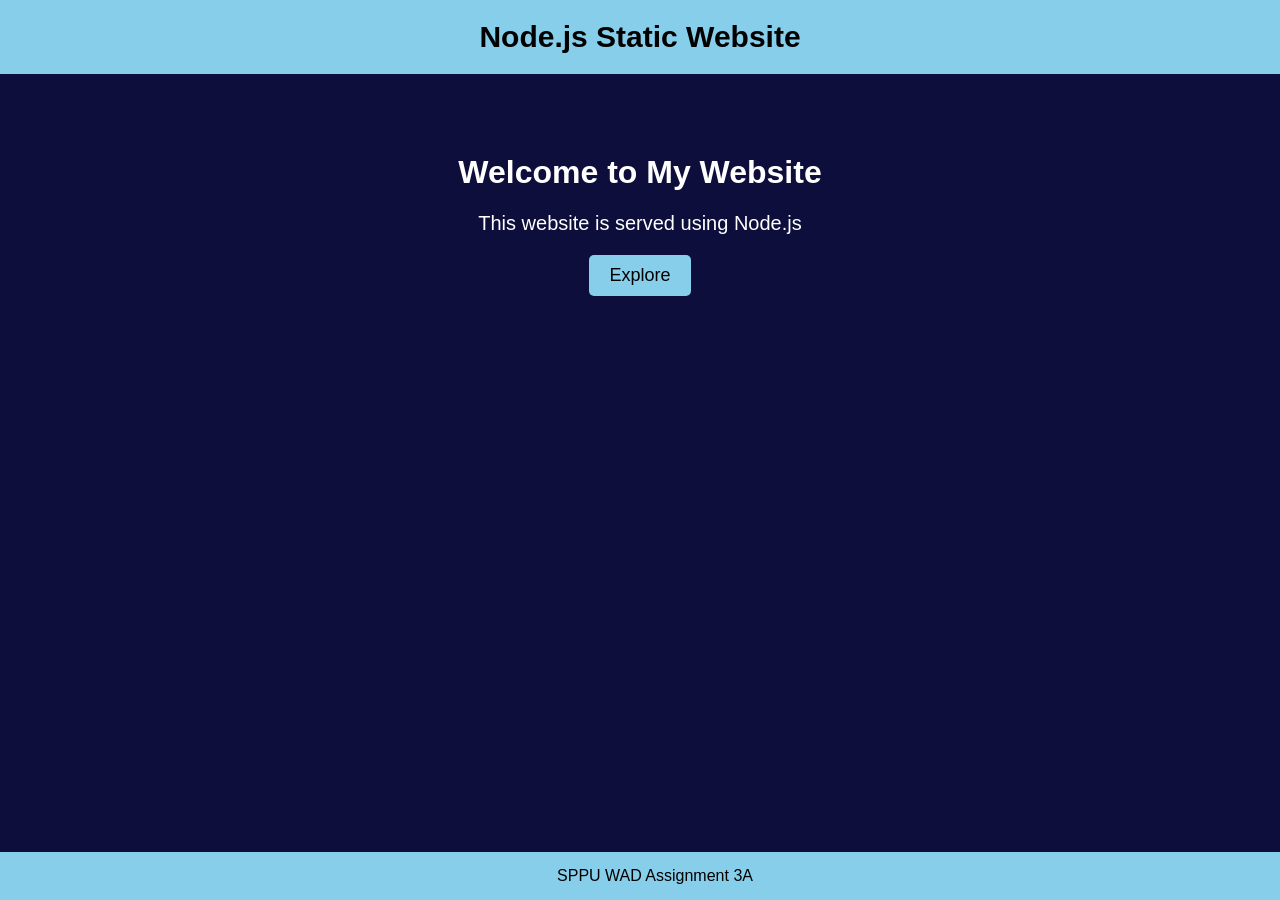
<file: WAD_LAB/3_A/index.html>
<!DOCTYPE html>
<html>

<head>

    <title>Node.js Static Website</title>

    <style>

        body{
            margin:0;
            font-family:Arial;
            background-color:#f2f2f2;
            text-align:center;
            background-color:#0d0e3b;
        }

        header{
            background-color:skyblue;
            padding:20px;
            font-size:30px;
            font-weight:bold;
        }

        .content{
            margin-top:80px;
        }

        h1{
            color:white;
        }

        p{
            font-size:20px;
            color:white;
        }

        button{
            padding:10px 20px;
            font-size:18px;
            background-color:skyblue;
            border:none;
            border-radius:5px;
            cursor:pointer;
        }

        footer{
            background-color:skyblue;
            padding:15px;
            position:fixed;
            bottom:0;
            width:100%;
        }

    </style>

</head>

<body>

    <header>
        Node.js Static Website
    </header>

    <div class="content">

        <h1>Welcome to My Website</h1>

        <p>This website is served using Node.js</p>

        <button onclick="alert('Create your own content...!')">Explore</button>

    </div>

    <footer>
        SPPU WAD Assignment 3A
    </footer>

</body>

</html>
</file>
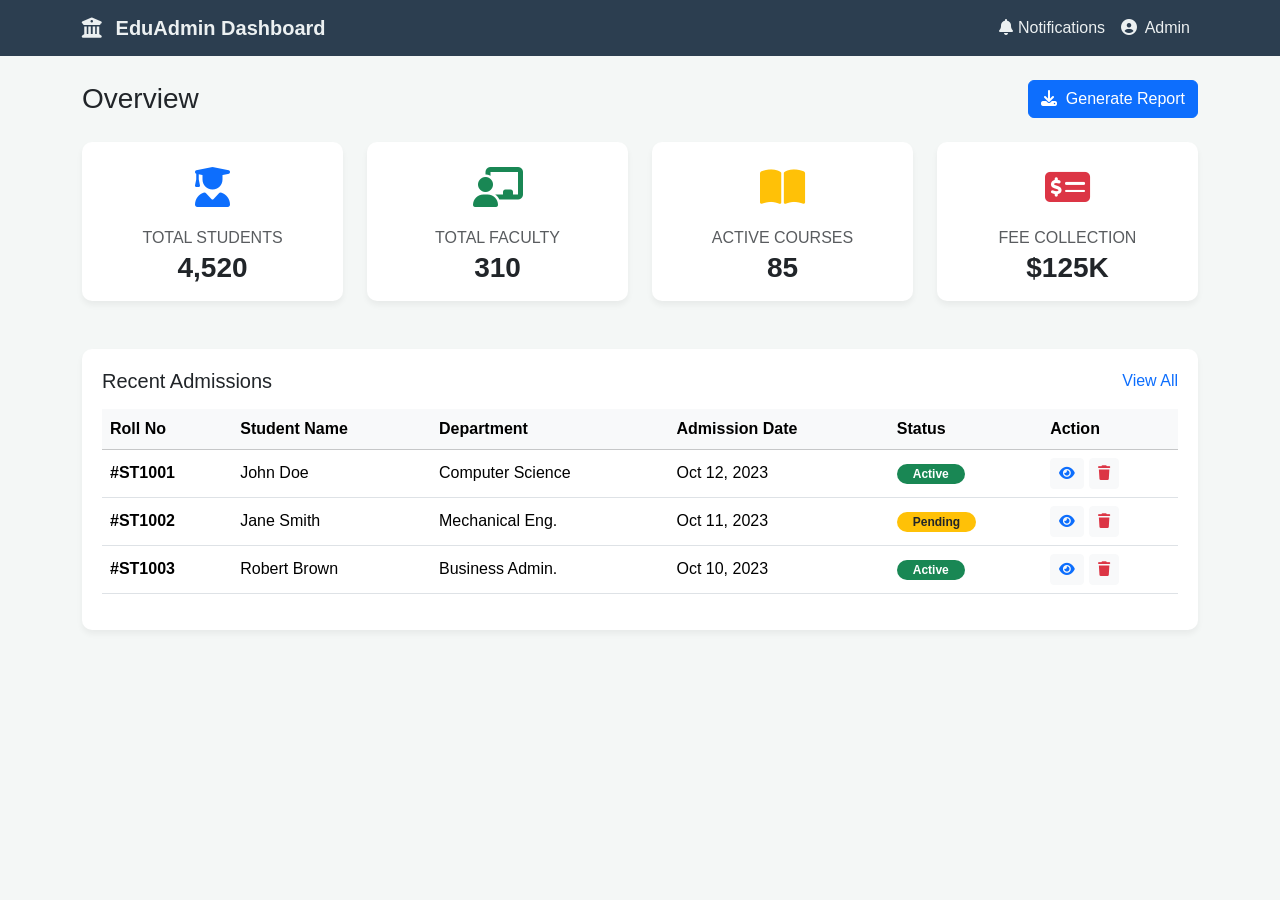
<file: WAD_LAB/1_A/Bootstrap_collegeAdmin-1.html>
<!DOCTYPE html>
<html lang="en">
<head>
    <meta charset="UTF-8">
    <meta name="viewport" content="width=device-width, initial-scale=1.0">
    <title>College Admin Dashboard</title>
    <!-- Bootstrap 5 CSS -->
    <link href="https://cdn.jsdelivr.net/npm/bootstrap@5.3.0/dist/css/bootstrap.min.css" rel="stylesheet">
    <!-- FontAwesome for Icons -->
    <link rel="stylesheet" href="https://cdnjs.cloudflare.com/ajax/libs/font-awesome/6.4.0/css/all.min.css">
    
    <style>
        body {
            background-color: #f4f7f6;
            font-family: 'Segoe UI', Tahoma, Geneva, Verdana, sans-serif;
        }
        
        /* Navbar styling */
        .navbar {
            background-color: #2c3e50;
        }
        .navbar-brand, .nav-link {
            color: #ecf0f1 !important;
        }
        
        /* Card styling */
        .card {
            border: none;
            border-radius: 10px;
            box-shadow: 0 4px 6px rgba(0,0,0,0.05);
            transition: transform 0.3s ease;
        }
        .card:hover {
            transform: translateY(-5px);
        }
        .icon-box {
            font-size: 2.5rem;
            margin-bottom: 10px;
        }
        
        /* Table container styling */
        .table-container {
            background: white;
            padding: 20px;
            border-radius: 10px;
            box-shadow: 0 4px 6px rgba(0,0,0,0.05);
        }
    </style>
</head>
<body>

    <!-- Top Navigation -->
    <nav class="navbar navbar-expand-lg mb-4">
        <div class="container">
            <a class="navbar-brand fw-bold" href="#">
                <i class="fas fa-university me-2"></i> EduAdmin Dashboard
            </a>
            <button class="navbar-toggler" type="button" data-bs-toggle="collapse" data-bs-target="#navbarNav">
                <span class="navbar-toggler-icon" style="filter: invert(1);"></span>
            </button>
            <div class="collapse navbar-collapse" id="navbarNav">
                <ul class="navbar-nav ms-auto">
                    <li class="nav-item">
                        <a class="nav-link" href="#"><i class="fas fa-bell"></i> Notifications</a>
                    </li>
                    <li class="nav-item">
                        <a class="nav-link" href="#"><i class="fas fa-user-circle me-1"></i> Admin</a>
                    </li>
                </ul>
            </div>
        </div>
    </nav>

    <!-- Main Content -->
    <div class="container">
        <div class="d-flex justify-content-between align-items-center mb-4">
            <h3 class="text-dark m-0">Overview</h3>
            <button class="btn btn-primary"><i class="fas fa-download me-1"></i> Generate Report</button>
        </div>
        
        <!-- KPI Cards -->
        <div class="row g-4 mb-5">
            <div class="col-md-3 col-sm-6">
                <div class="card p-3 text-center">
                    <div class="icon-box text-primary"><i class="fas fa-user-graduate"></i></div>
                    <h6 class="text-muted text-uppercase mb-1">Total Students</h6>
                    <h3 class="fw-bold m-0">4,520</h3>
                </div>
            </div>
            <div class="col-md-3 col-sm-6">
                <div class="card p-3 text-center">
                    <div class="icon-box text-success"><i class="fas fa-chalkboard-teacher"></i></div>
                    <h6 class="text-muted text-uppercase mb-1">Total Faculty</h6>
                    <h3 class="fw-bold m-0">310</h3>
                </div>
            </div>
            <div class="col-md-3 col-sm-6">
                <div class="card p-3 text-center">
                    <div class="icon-box text-warning"><i class="fas fa-book-open"></i></div>
                    <h6 class="text-muted text-uppercase mb-1">Active Courses</h6>
                    <h3 class="fw-bold m-0">85</h3>
                </div>
            </div>
            <div class="col-md-3 col-sm-6">
                <div class="card p-3 text-center">
                    <div class="icon-box text-danger"><i class="fas fa-money-check-alt"></i></div>
                    <h6 class="text-muted text-uppercase mb-1">Fee Collection</h6>
                    <h3 class="fw-bold m-0">$125K</h3>
                </div>
            </div>
        </div>

        <!-- Recent Enrollments Table -->
        <div class="row">
            <div class="col-12">
                <div class="table-container">
                    <div class="d-flex justify-content-between align-items-center mb-3">
                        <h5 class="m-0">Recent Admissions</h5>
                        <a href="#" class="text-decoration-none">View All</a>
                    </div>
                    <div class="table-responsive">
                        <table class="table table-hover align-middle">
                            <thead class="table-light">
                                <tr>
                                    <th>Roll No</th>
                                    <th>Student Name</th>
                                    <th>Department</th>
                                    <th>Admission Date</th>
                                    <th>Status</th>
                                    <th>Action</th>
                                </tr>
                            </thead>
                            <tbody>
                                <tr>
                                    <td class="fw-bold">#ST1001</td>
                                    <td>John Doe</td>
                                    <td>Computer Science</td>
                                    <td>Oct 12, 2023</td>
                                    <td><span class="badge bg-success rounded-pill px-3">Active</span></td>
                                    <td>
                                        <button class="btn btn-sm btn-light text-primary"><i class="fas fa-eye"></i></button>
                                        <button class="btn btn-sm btn-light text-danger"><i class="fas fa-trash"></i></button>
                                    </td>
                                </tr>
                                <tr>
                                    <td class="fw-bold">#ST1002</td>
                                    <td>Jane Smith</td>
                                    <td>Mechanical Eng.</td>
                                    <td>Oct 11, 2023</td>
                                    <td><span class="badge bg-warning text-dark rounded-pill px-3">Pending</span></td>
                                    <td>
                                        <button class="btn btn-sm btn-light text-primary"><i class="fas fa-eye"></i></button>
                                        <button class="btn btn-sm btn-light text-danger"><i class="fas fa-trash"></i></button>
                                    </td>
                                </tr>
                                <tr>
                                    <td class="fw-bold">#ST1003</td>
                                    <td>Robert Brown</td>
                                    <td>Business Admin.</td>
                                    <td>Oct 10, 2023</td>
                                    <td><span class="badge bg-success rounded-pill px-3">Active</span></td>
                                    <td>
                                        <button class="btn btn-sm btn-light text-primary"><i class="fas fa-eye"></i></button>
                                        <button class="btn btn-sm btn-light text-danger"><i class="fas fa-trash"></i></button>
                                    </td>
                                </tr>
                            </tbody>
                        </table>
                    </div>
                </div>
            </div>
        </div>
    </div>

    <!-- Bootstrap 5 JS -->
    <script src="https://cdn.jsdelivr.net/npm/bootstrap@5.3.0/dist/js/bootstrap.bundle.min.js"></script>
</body>
</html>
</file>
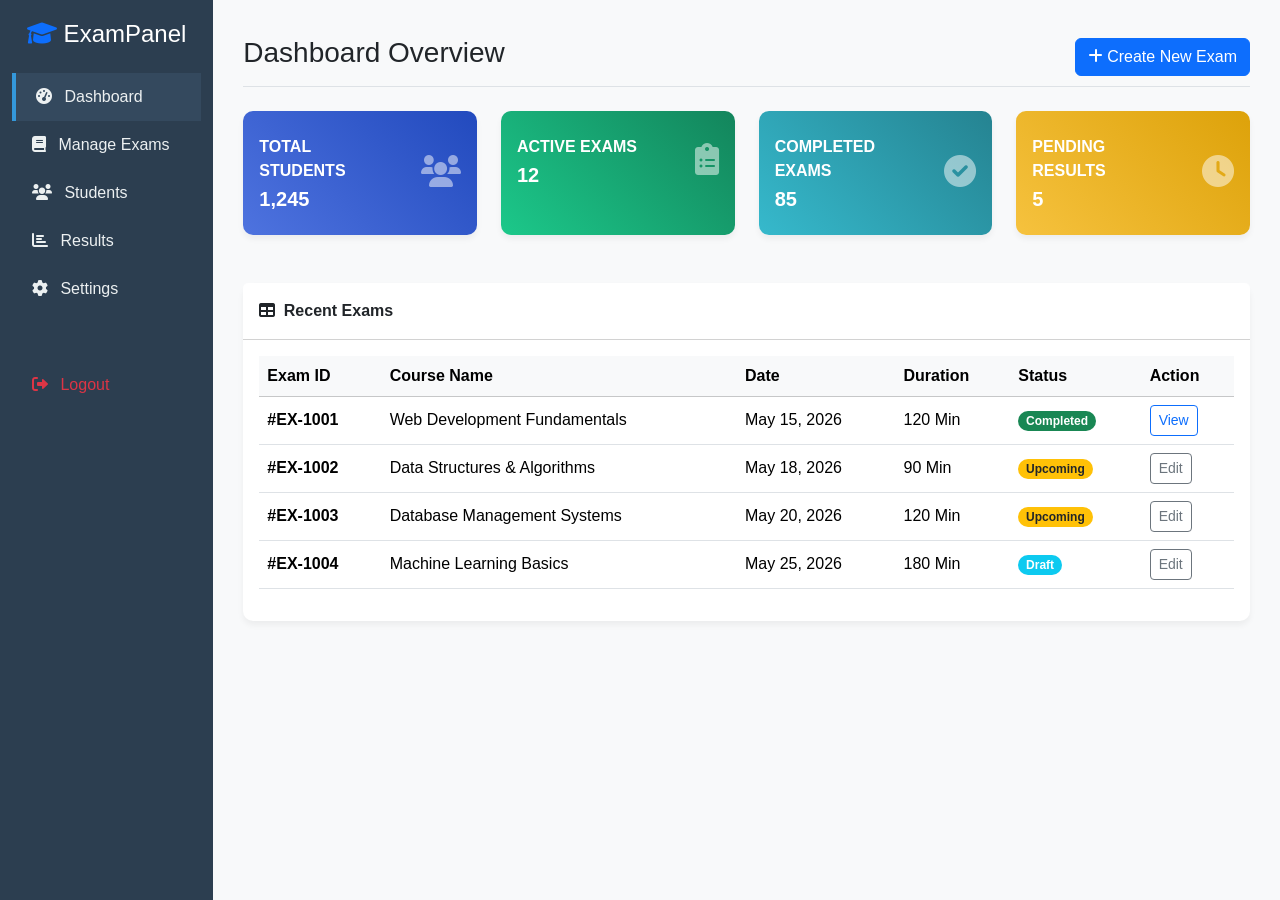
<file: WAD_LAB/1_A/Bootstrap_ExamAdmin-1.html>
<!DOCTYPE html>
<html lang="en">
<head>
    <meta charset="UTF-8">
    <meta name="viewport" content="width=device-width, initial-scale=1.0">
    <title>Exam Admin Dashboard</title>
    <!-- Bootstrap 5 CSS -->
    <link href="https://cdn.jsdelivr.net/npm/bootstrap@5.3.0/dist/css/bootstrap.min.css" rel="stylesheet">
    <!-- Font Awesome for Icons -->
    <link rel="stylesheet" href="https://cdnjs.cloudflare.com/ajax/libs/font-awesome/6.0.0/css/all.min.css">
    <style>
        body {
            background-color: #f8f9fa;
            font-family: 'Segoe UI', Tahoma, Geneva, Verdana, sans-serif;
        }
        /* Sidebar Styling */
        .sidebar {
            height: 100vh;
            background-color: #2c3e50;
            color: white;
            padding-top: 20px;
            position: fixed;
        }
        .sidebar a {
            color: #ecf0f1;
            text-decoration: none;
            padding: 12px 20px;
            display: block;
            transition: 0.3s;
        }
        .sidebar a:hover, .sidebar a.active {
            background-color: #34495e;
            border-left: 4px solid #3498db;
        }
        /* Main Content Styling */
        .main-content {
            margin-left: 16.666667%; /* Offset for col-md-2 */
            padding: 20px 30px;
        }
        @media (max-width: 768px) {
            .sidebar { position: static; height: auto; }
            .main-content { margin-left: 0; }
        }
        /* Cards Styling */
        .card {
            border: none;
            border-radius: 10px;
            box-shadow: 0 4px 6px rgba(0,0,0,0.05);
            transition: transform 0.2s;
        }
        .card:hover {
            transform: translateY(-5px);
        }
        /* Gradient Backgrounds */
        .bg-gradient-primary { background: linear-gradient(45deg, #4e73df, #224abe); color: white; }
        .bg-gradient-success { background: linear-gradient(45deg, #1cc88a, #13855c); color: white; }
        .bg-gradient-info { background: linear-gradient(45deg, #36b9cc, #258391); color: white; }
        .bg-gradient-warning { background: linear-gradient(45deg, #f6c23e, #dda20a); color: white; }
        
        .opacity-50 { opacity: 0.5; }
    </style>
</head>
<body>

<div class="container-fluid">
    <div class="row">
        <!-- Sidebar Navigation -->
        <nav class="col-md-2 d-none d-md-block sidebar">
            <div class="text-center mb-4">
                <h4 class="text-white"><i class="fas fa-graduation-cap text-primary"></i> ExamPanel</h4>
            </div>
            <a href="#" class="active"><i class="fas fa-tachometer-alt me-2"></i> Dashboard</a>
            <a href="#"><i class="fas fa-book me-2"></i> Manage Exams</a>
            <a href="#"><i class="fas fa-users me-2"></i> Students</a>
            <a href="#"><i class="fas fa-chart-bar me-2"></i> Results</a>
            <a href="#"><i class="fas fa-cog me-2"></i> Settings</a>
            <a href="#" class="mt-5 text-danger"><i class="fas fa-sign-out-alt me-2"></i> Logout</a>
        </nav>

        <!-- Main Content Area -->
        <main class="col-md-10 main-content">
            <!-- Header section -->
            <div class="d-flex justify-content-between flex-wrap flex-md-nowrap align-items-center pt-3 pb-2 mb-4 border-bottom">
                <h1 class="h3">Dashboard Overview</h1>
                <div class="btn-toolbar mb-2 mb-md-0">
                    <button type="button" class="btn btn-primary">
                        <i class="fas fa-plus"></i> Create New Exam
                    </button>
                </div>
            </div>

            <!-- KPI Summary Cards -->
            <div class="row mb-4">
                <div class="col-xl-3 col-md-6 mb-4">
                    <div class="card bg-gradient-primary h-100 py-2">
                        <div class="card-body">
                            <div class="row align-items-center">
                                <div class="col">
                                    <div class="text-xs fw-bold text-uppercase mb-1">Total Students</div>
                                    <div class="h5 mb-0 fw-bold">1,245</div>
                                </div>
                                <div class="col-auto">
                                    <i class="fas fa-users fa-2x opacity-50"></i>
                                </div>
                            </div>
                        </div>
                    </div>
                </div>
                
                <div class="col-xl-3 col-md-6 mb-4">
                    <div class="card bg-gradient-success h-100 py-2">
                        <div class="card-body">
                            <div class="row align-items-center">
                                <div class="col">
                                    <div class="text-xs fw-bold text-uppercase mb-1">Active Exams</div>
                                    <div class="h5 mb-0 fw-bold">12</div>
                                </div>
                                <div class="col-auto">
                                    <i class="fas fa-clipboard-list fa-2x opacity-50"></i>
                                </div>
                            </div>
                        </div>
                    </div>
                </div>
                
                <div class="col-xl-3 col-md-6 mb-4">
                    <div class="card bg-gradient-info h-100 py-2">
                        <div class="card-body">
                            <div class="row align-items-center">
                                <div class="col">
                                    <div class="text-xs fw-bold text-uppercase mb-1">Completed Exams</div>
                                    <div class="h5 mb-0 fw-bold">85</div>
                                </div>
                                <div class="col-auto">
                                    <i class="fas fa-check-circle fa-2x opacity-50"></i>
                                </div>
                            </div>
                        </div>
                    </div>
                </div>
                
                <div class="col-xl-3 col-md-6 mb-4">
                    <div class="card bg-gradient-warning h-100 py-2">
                        <div class="card-body">
                            <div class="row align-items-center">
                                <div class="col">
                                    <div class="text-xs fw-bold text-uppercase mb-1">Pending Results</div>
                                    <div class="h5 mb-0 fw-bold">5</div>
                                </div>
                                <div class="col-auto">
                                    <i class="fas fa-clock fa-2x opacity-50"></i>
                                </div>
                            </div>
                        </div>
                    </div>
                </div>
            </div>

            <!-- Recent Exams Data Table -->
            <div class="card mb-4">
                <div class="card-header bg-white fw-bold py-3">
                    <i class="fas fa-table me-1"></i> Recent Exams
                </div>
                <div class="card-body">
                    <div class="table-responsive">
                        <table class="table table-hover align-middle">
                            <thead class="table-light">
                                <tr>
                                    <th>Exam ID</th>
                                    <th>Course Name</th>
                                    <th>Date</th>
                                    <th>Duration</th>
                                    <th>Status</th>
                                    <th>Action</th>
                                </tr>
                            </thead>
                            <tbody>
                                <tr>
                                    <td><span class="fw-bold">#EX-1001</span></td>
                                    <td>Web Development Fundamentals</td>
                                    <td>May 15, 2026</td>
                                    <td>120 Min</td>
                                    <td><span class="badge bg-success rounded-pill">Completed</span></td>
                                    <td><button class="btn btn-sm btn-outline-primary">View</button></td>
                                </tr>
                                <tr>
                                    <td><span class="fw-bold">#EX-1002</span></td>
                                    <td>Data Structures & Algorithms</td>
                                    <td>May 18, 2026</td>
                                    <td>90 Min</td>
                                    <td><span class="badge bg-warning text-dark rounded-pill">Upcoming</span></td>
                                    <td><button class="btn btn-sm btn-outline-secondary">Edit</button></td>
                                </tr>
                                <tr>
                                    <td><span class="fw-bold">#EX-1003</span></td>
                                    <td>Database Management Systems</td>
                                    <td>May 20, 2026</td>
                                    <td>120 Min</td>
                                    <td><span class="badge bg-warning text-dark rounded-pill">Upcoming</span></td>
                                    <td><button class="btn btn-sm btn-outline-secondary">Edit</button></td>
                                </tr>
                                <tr>
                                    <td><span class="fw-bold">#EX-1004</span></td>
                                    <td>Machine Learning Basics</td>
                                    <td>May 25, 2026</td>
                                    <td>180 Min</td>
                                    <td><span class="badge bg-info rounded-pill">Draft</span></td>
                                    <td><button class="btn btn-sm btn-outline-secondary">Edit</button></td>
                                </tr>
                            </tbody>
                        </table>
                    </div>
                </div>
            </div>
        </main>
    </div>
</div>

<!-- Bootstrap 5 JS Bundle -->
<script src="https://cdn.jsdelivr.net/npm/bootstrap@5.3.0/dist/js/bootstrap.bundle.min.js"></script>
</body>
</html>
</file>
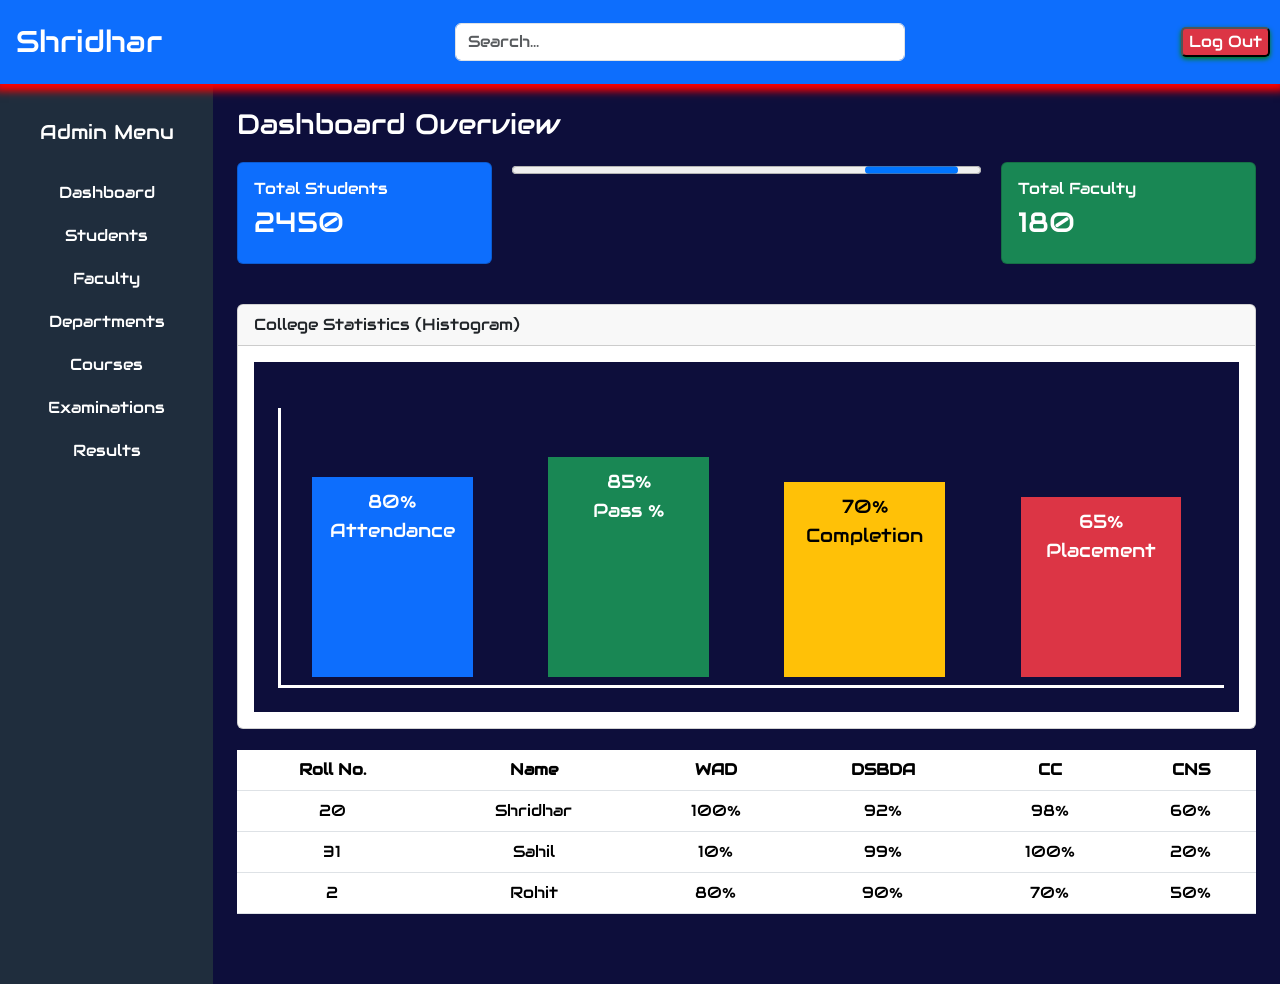
<file: WAD_LAB/1_A/Bootstrap_Student-1.html>
<!DOCTYPE html>
<html lang="en">
<head>
    <meta charset="UTF-8">
    <title>College Admin Dashboard</title>
    <meta name="viewport" content="width=device-width, initial-scale=1">

    <link href="https://cdn.jsdelivr.net/npm/bootstrap@5.3.2/dist/css/bootstrap.min.css" rel="stylesheet">
    <link rel="stylesheet" href="https://fonts.googleapis.com/css?family=Audiowide">
    <style>
    body{
        background-color: #0d0e3b;
        font-family: "Audiowide", sans-serif;
    }

        .sidebar {
            background-color: #1f2d3d;
        }
        .sidebar a {
            color: white;
            padding: 5%;
            display: block;
            text-decoration: none;
        }
        .sidebar a:hover {
            background-color: #32465a;
        }

        .histogram {
            min-height: 350px;
            display: flex;
            align-items: flex-end;
            justify-content: space-around;
            padding: 20px;
            background-color: #0d0e3b;
            
        }

        .histogram::before {
        content: "";
        position: absolute;
        left: 40px;
        bottom: 40px;
        width: 3px;
        height: 280px;
        background-color: white;
        }


        .histogram::after {
            content: "";
            position: absolute;
            left: 40px;
            bottom: 40px;
            width: 93%;
            height: 3px;
            background-color: white;
        }

    .bar {

    width: 17%;
    background-color: #0d6efd;
    color: white;
    font-size: larger;
    position: relative;
    text-align:center;
    padding: 10px;
    margin-bottom: 15px;


    }

        .bar span {
        position: absolute;
        top: -30px;
        color: white;
        font-weight: bold;
    }

        .navbar {
            background-color: #0d6efd;
            color: white;
            display: flex;
            justify-content: space-between;
            align-items: center;
            position: sticky;
            z-index: 1000;
            box-shadow: 0px 2px 8px 5px red;
        }

        .mb-0
        {
            font-size: 30px;
            cursor: pointer;
        }

        .logout button {
            background-color: #dc3545;
            color: white;
            margin-right: 10px;
            border-radius: 5px;
            cursor: pointer ;
            box-shadow: 0px 2px 5px green;
        }
        .logout button:hover {
            background-color:green;
            box-shadow: 0px 3px 5px red;
            font-weight: bold;
            transform: scale(1.1);
        }
        .logout button:active {
            background-color: black;
        }

        .col-md-9
        {  
            color: white;
        }

        .row-mt-4
        {
            display: flex;
            gap: 20px;
            margin-top: 20px;
        }
        
        .table
        {

            text-align: center;
            width: 100%;
            margin-top: 2%;
        }

       tr:hover
        {
            font-weight: bold;
        }

        /* Responsive Fixes */

body{
    overflow-x:hidden;
}

.sidebar{
    min-height:100vh;
}

.search-bar input{
    width:450px;
}

.histogram{
    flex-wrap:wrap;
    justify-content:space-around;
}

.bar{
    min-width:50px;
}




.table{
    overflow-x:auto;
}

@media(max-width:768px)
{

    .histogram{
        min-height: auto;
        padding-bottom: 40px;
    }


    .navbar{
        flex-direction:column;
        gap:10px;
        padding:10px;
        text-align:center;
    }

    .search-bar{
        width:100%;
    }

    .search-bar input{
        width:100%;
    }

    .sidebar{
        min-height:auto;
        text-align:center;
    }

    .row-mt-4{
        flex-direction:column;
    }


    .table{
        display:block;
        overflow-x:auto;
        white-space:nowrap;
    }
}
        
    </style>
</head>

<body>

<!-- Header -->
 <div class="navbar">
<div class="bg-primary text-white p-3">
    <a href="Assig_1.html" class="text-white text-decoration-none">
        <h2 class="mb-0">Shridhar</h2>
    </a>
</div>
<div class="search-bar">
    <center>
        <input type="text" class="form-control" placeholder="Search..." >
    </center>
</div>
<div class="logout">
    <a href="\LogIn.html">
    <button>Log Out</button>
    </a>
</div>
</div>

<div class="container-fluid">
    <div class="row">

        <!-- Sidebar -->
        <div class="col-md-3 col-lg-2 sidebar">
            <h5 class="text-white text-center mt-3" style="padding: 20px;">Admin Menu</h5>
            <a href="#" class="text-center">Dashboard</a>
            <a href="#" class="text-center">Students</a>
            <a href="#" class="text-center">Faculty</a>
            <a href="#" class="text-center">Departments</a>
            <a href="#" class="text-center">Courses</a>
            <a href="#" class="text-center">Examinations</a>
            <a href="#" class="text-center">Results</a>
        </div>

        <!-- Main Content -->
        <div class="col-md-9 col-lg-10 p-4">

            <h3>Dashboard Overview</h3>

            <!-- Statistic Cards -->
            <div class="row-mt-4">
                <div class="col-md-3 mb-3">
                    <div class="card bg-primary text-white">
                        <div class="card-body">
                            <h6>Total Students</h6>
                            <h3>2450</h3>
                        </div>
                    </div>
                </div>
                <progress style="width: 100%;"></progress>
                <div class="col-md-3 mb-3">
                    <div class="card bg-success text-white">
                        <div class="card-body">
                            <h6>Total Faculty</h6>
                            <h3>180</h3>
                        </div>
                    </div>
                </div>
            </div>

            <!-- Histogram Section -->
            <div class="card mt-4">
                <div class="card-header">
                    College Statistics (Histogram)
                </div>
                <div class="card-body">

                
                    <div class="histogram">
                        <div class="bar" style="height: 200px;">
                            80%
                            <p>Attendance</p>
                        </div>

                        <div class="bar bg-success" style="height: 220px;">
                            85%
                            <p>Pass %</p>
                        </div>

                        <div class="bar bg-warning" style="height: 195px;color:black;">
                            70%
                            <p>Completion</p>
                        </div>

                        <div class="bar bg-danger" style="height: 180px;">
                            65%
                            <p>Placement</p>
                        </div>
                    </div>

                </div>
            </div>

        <div class="table-responsive"></div>  
            <table class="table">
                
            <thead>
            
                <tr>
                    <th>Roll No.</th>
                    <th>Name</th>
                    <th>WAD</th>
                    <th>DSBDA</th>
                    <th>CC</th>
                    <th>CNS</th>
                </tr>
            </thead>
            <tbody>
                <tr>
                    <td>20</td>
                    <td>Shridhar</td>
                    <td>100%</td>
                    <td>92%</td>
                    <td>98%</td>
                    <td>60%</td>
                </tr>
                <tr>
                    <td>31</td>
                    <td>Sahil</td>
                    <td>10%</td>
                    <td>99%</td>
                    <td>100%</td>
                    <td>20%</td>
                </tr>
                <tr>
                    <td>2</td>
                    <td>Rohit</td>
                    <td>80%</td>
                    <td>90%</td>
                    <td>70%</td>
                    <td>50%</td>
                </tr>
            

            </tbody>

        </table>
        </div>

        </div>
    </div>

</div>

</body>
</html>
</file>
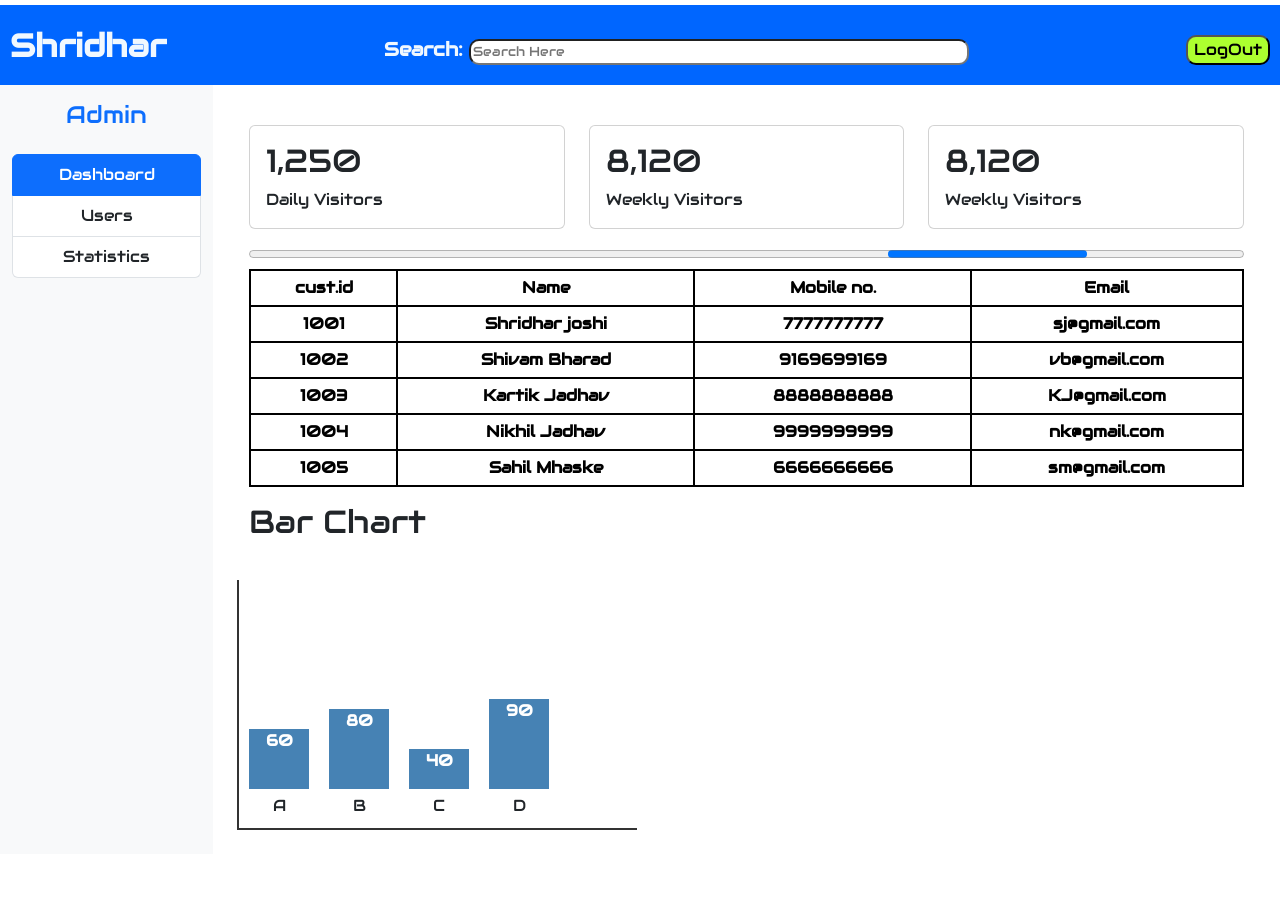
<file: WAD_LAB/1_A/Bootstrap_Student-2.html>
<!DOCTYPE html>
<html lang="en">

<head>
    <meta charset="UTF-8">
    <title>Admin Dashboard Exercise</title>
    
    <link rel="stylesheet" href="https://cdn.jsdelivr.net/npm/bootstrap@5.1.3/dist/css/bootstrap.min.css">
    <link rel="stylesheet" href="https://fonts.googleapis.com/css?family=Audiowide">
</head>
<style>
    body
    {
       font-family: "Audiowide", sans-serif;
    }

    .Main
    {
        margin-top: 5px;
        color: aliceblue;
        padding-top: 10px;
        padding-left:10px;
        padding-right:10px ;
        display: flex;
        height: 80px;
        background-color: rgb(0, 102, 255);
        align-content: center;
        align-items: center;
        justify-content: space-between;
    }

    button
    {
        background-color: greenyellow;
        cursor: pointer;
    }

    button:hover
    {
        background-color: red;
        box-shadow: 0px 2px rgb(121, 3, 231);
        
    }

    button:active
    {
        
    }


    table
    {
        width: 100%;
        height: 50px;
    }
    th
    {
        border: 2px solid black;
        padding: 5px;
        text-align: center;
    }

    .chart-container {
  width: 400px;
  height: 250px;
  border-left: 2px solid #333;
  border-bottom: 2px solid #333;
  display: flex;
  align-items: flex-end;
  gap: 20px;
  padding: 10px;
  margin-top: 30px;
}

.bar {
  width: 60px;
  background-color: steelblue;
  text-align: center;
  color: white;
  font-weight: bold;
}

.bar1 { height: 60px; }
.bar2 { height: 80px; }
.bar3 { height: 40px; }
.bar4 { height: 90px; }

.label {
  text-align: center;
  margin-top: 5px;
}

</style>
<body>
        <div class="Main">
        <div class="Left">
            <h2><strong>Shridhar</strong></h2>
        </div>
        <div class="Middle">
            <strong style="font-size: larger;">Search: </strong><input type="text" placeholder="Search Here" style="border-radius: 10px;font-size: smaller; width: 500px;" >
        </div>
        <div class="Right">
            <button style="border-radius: 10px;">LogOut</button>
        </div>
    </div>
    <div class="container-fluid">
        <div class="row">
            <div class="col-2 bg-light">
                <h1 class="h4 py-3 text-center text-primary">
                    <i class="fas fa-ghost mr-2"></i>Admin
                </h1>
                <div class="list-group text-center">
                    <a href="#" class="list-group-item list-group-item-action active">
                        <i class="fas fa-home mr-2"></i>Dashboard
                    </a>
                    <a href="#" class="list-group-item list-group-item-action">
                        <i class="fas fa-users mr-2"></i>Users
                    </a>
                    <a href="#" class="list-group-item list-group-item-action">
                        <i class="fas fa-chart-line mr-2"></i>Statistics
                    </a>
                </div>
            </div>
            <main class="col-10">
                <div class="container-fluid mt-3 p-4">
                    <div class="row">
                        <div class="col">
                            <div class="card mb-3">
                                <div class="card-body">
                                    <div class="card-title h2">1,250</div>
                                    <span class="card-text"><i class="fas fa-chart-line"></i> Daily Visitors</span>
                                </div>
                            </div>
                        </div>
                        <div class="col">
                            <div class="card mb-3">
                                <div class="card-body">
                                    <div class="card-title h2">8,120</div>
                                    <span class="card-text"><i class="fas fa-chart-line"></i> Weekly Visitors</span>
                                </div>
                            </div>
                        </div>
                        <div class="col">
                            <div class="card mb-3">
                                <div class="card-body">
                                    <div class="card-title h2">8,120</div>
                                    <span class="card-text"><i class="fas fa-chart-line"></i> Weekly Visitors</span>
                                </div>
                            </div>
                        </div>
                        <div>
                            <progress style="width: 100%;;"></progress>
                        </div>
                        
                        <div class="table">
                            <table>
                                <tr>
                                    <th>
                                        cust.id
                                    </th>
                                    <th>
                                        Name
                                    </th>
                                    <th>
                                        Mobile no.
                                    </th>
                                    <th>
                                        Email
                                    </th>
                                </tr>
                                <tr>
                                    <th>
                                        1001
                                    </th>
                                    <th>
                                        Shridhar joshi
                                    </th>
                                    <th>
                                        7777777777
                                    </th>
                                    <th>
                                        sj@gmail.com
                                    </th>
                                </tr>
                                                                <tr>
                                    <th>
                                        1002
                                    </th>
                                    <th>
                                        Shivam Bharad
                                    </th>
                                    <th>
                                        9169699169
                                    </th>
                                    <th>
                                        vb@gmail.com
                                    </th>
                                </tr>
                                    <tr>
                                    <th>
                                        1003
                                    </th>
                                    <th>
                                        Kartik Jadhav
                                    </th>
                                    <th>
                                        8888888888
                                    </th>
                                    <th>
                                        KJ@gmail.com
                                    </th>
                                </tr>
                                                                <tr>
                                    <th>
                                        1004
                                    </th>
                                    <th>
                                        Nikhil Jadhav
                                    </th>
                                    <th>
                                        9999999999
                                    </th>
                                    <th>
                                        nk@gmail.com
                                    </th>
                                </tr>
                                                                <tr>
                                    <th>
                                        1005
                                    </th>
                                    <th>
                                        Sahil Mhaske
                                    </th>
                                    <th>
                                        6666666666
                                    </th>
                                    <th>
                                        sm@gmail.com
                                    </th>
                                </tr>
                            </table>

                        </div>



<h2>Bar Chart</h2>

<div class="chart-container">
  <div>
    <div class="bar bar1">60</div>
    <div class="label">A</div>
  </div>
  <div>
    <div class="bar bar2">80</div>
    <div class="label">B</div>
  </div>
  <div>
    <div class="bar bar3">40</div>
    <div class="label">C</div>
  </div>
  <div>
    <div class="bar bar4">90</div>
    <div class="label">D</div>
  </div>
</div>
                        </div>
                    </div>

                </div>
            </main>
        </div>
    </div>


</body>

</html>
</file>
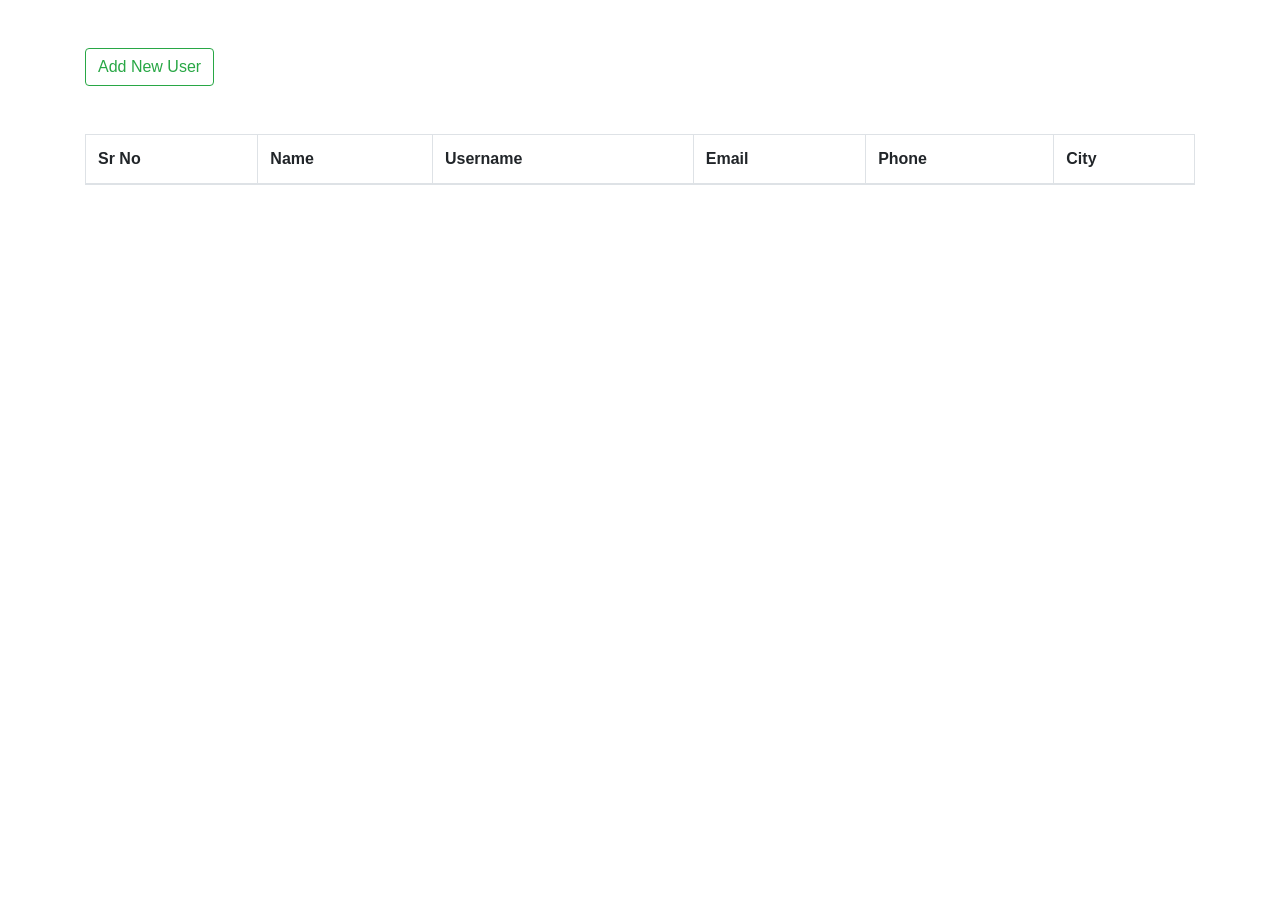
<file: WAD_LAB/1_B/AJAX.html>
<!DOCTYPE html>

<html lang="en">
  <head>
    <meta charset="UTF-8" />
    <meta http-equiv="X-UA-Compatible" content="IE=edge" />
    <meta name="viewport" content="width=device-width, initial-scale=1.0" />
    <title>Assignment 1B</title>
    <link
      rel="stylesheet"
      href="https://cdn.jsdelivr.net/npm/bootstrap@4.6.1/dist/css/bootstrap.min.css"
      integrity="sha384-zCbKRCUGaJDkqS1kPbPd7TveP5iyJE0EjAuZQTgFLD2ylzuqKfdKlfG/eSrtxUkn"
      crossorigin="anonymous"
    />
  </head>

  <body>
    <div class="container">
      <button
        class="btn btn-outline-success mt-5"
        data-toggle="modal"
        data-target="#addNewUser"
      >
        Add New User
      </button>
      <table class="table table-striped table-bordered my-5">
        <thead>
          <tr>
            <th scope="col">Sr No</th>
            <th scope="col">Name</th>
            <th scope="col">Username</th>
            <th scope="col">Email</th>
            <th scope="col">Phone</th>
            <th scope="col">City</th>
          </tr>
        </thead>
        <tbody id="tbody"></tbody>
      </table>

      <div class="modal fade" id="addNewUser">
        <div class="modal-dialog">
          <div class="modal-content">
            <div class="modal-header">
              <h5 class="modal-title" id="exampleModalLabel">Enter details</h5>
              <button
                type="button"
                class="close"
                data-dismiss="modal"
                aria-label="Close"
              >
                <span aria-hidden="true">&times;</span>
              </button>
            </div>
            <div class="modal-body">
              <form>
                <div class="form-group">
                  <label for="email">Email address</label>
                  <input type="email" class="form-control" id="email" />
                </div>
                <div class="form-group">
                  <label for="text">Name</label>
                  <input type="text" class="form-control" id="name" />
                </div>
                <div class="form-group">
                  <label for="text">Username</label>
                  <input type="text" class="form-control" id="username" />
                </div>
                <div class="form-group">
                  <label for="text">City</label>
                  <input type="text" class="form-control" id="city" />
                </div>

                <div class="form-group">
                  <label for="text">phone</label>
                  <input type="text" class="form-control" id="phone" />
                </div>
                <div class="form-group">
                  <label for="password">Password</label>
                  <input type="password" class="form-control" id="password" />
                </div>
                <button
                  type="submit"
                  id="btn"
                  data-dismiss="modal"
                  class="btn btn-primary"
                >
                  Submit
                </button>
              </form>
            </div>
          </div>
        </div>
      </div>
    </div>

    <script src="./main.js"></script>
    <script
      src="https://cdn.jsdelivr.net/npm/jquery@3.5.1/dist/jquery.slim.min.js"
      integrity="sha384-DfXdz2htPH0lsSSs5nCTpuj/zy4C+OGpamoFVy38MVBnE+IbbVYUew+OrCXaRkfj"
      crossorigin="anonymous"
    ></script>
    <script
      src="https://cdn.jsdelivr.net/npm/popper.js@1.16.1/dist/umd/popper.min.js"
      integrity="sha384-9/reFTGAW83EW2RDu2S0VKaIzap3H66lZH81PoYlFhbGU+6BZp6G7niu735Sk7lN"
      crossorigin="anonymous"
    ></script>
    <script
      src="https://cdn.jsdelivr.net/npm/bootstrap@4.6.1/dist/js/bootstrap.min.js"
      integrity="sha384-VHvPCCyXqtD5DqJeNxl2dtTyhF78xXNXdkwX1CZeRusQfRKp+tA7hAShOK/B/fQ2"
      crossorigin="anonymous"
    ></script>
  </body>
</html>
</file>
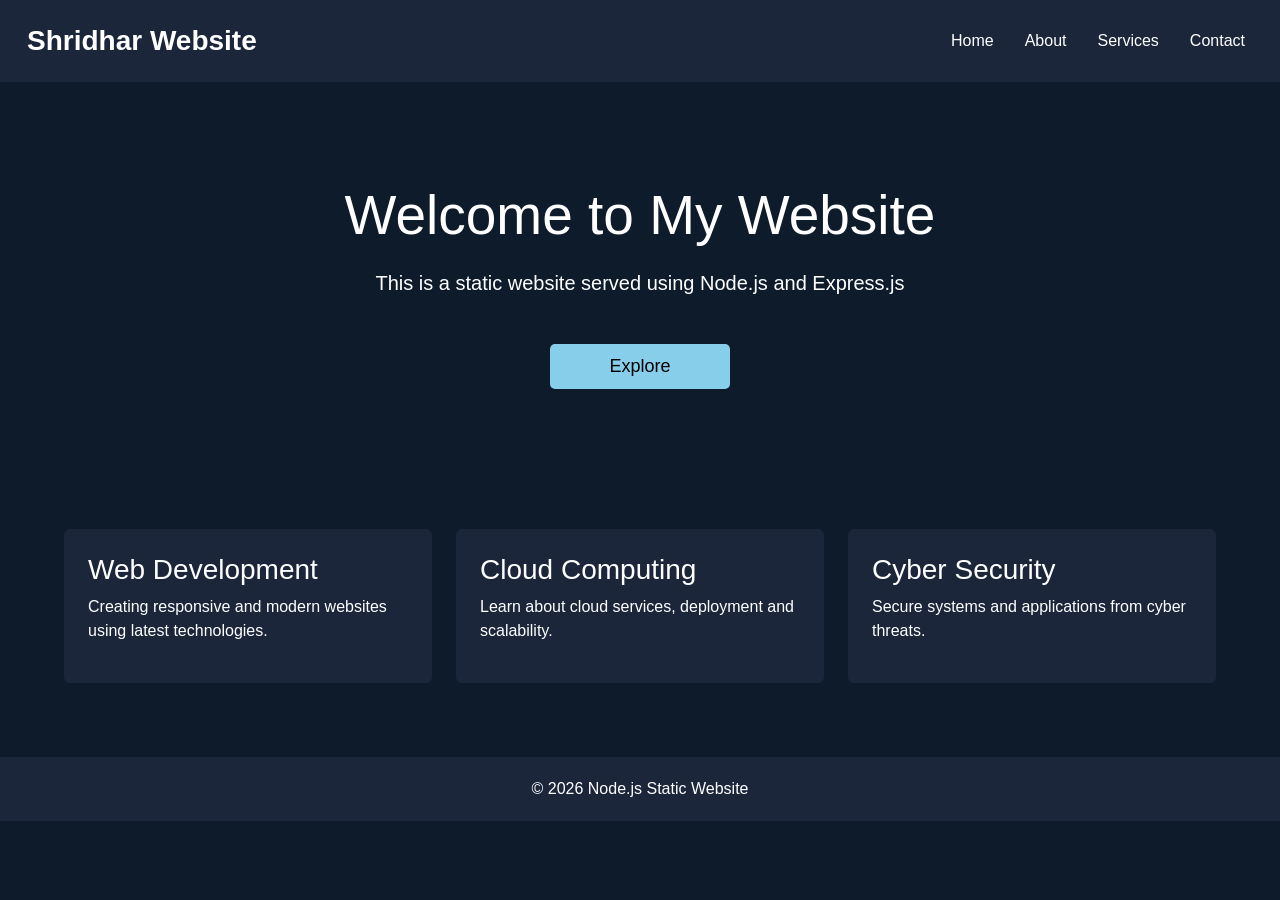
<file: WAD_LAB/3_A/index_2.html>
<!DOCTYPE html>
<html lang="en">

<head>

    <meta charset="UTF-8">

    <meta name="viewport"
    content="width=device-width, initial-scale=1">

    <title>Node.js Static Website</title>

    <!-- Bootstrap CSS -->

    <link href="https://cdn.jsdelivr.net/npm/bootstrap@5.3.2/dist/css/bootstrap.min.css"
    rel="stylesheet">

    <style>

        body{
            margin:0;
            font-family:Arial;
            background-color:#0d1b2a;
            color:white;
        }

        /* Navbar */

        .navbar-custom{
            background-color:#1b263b;
            padding:15px;
        }

        .navbar-brand{
            color:white;
            font-size:28px;
            font-weight:bold;
        }

        .navbar-brand:hover{
            color:skyblue;
        }

        .nav-link{
            color:white;
            margin-left:15px;
        }

        .nav-link:hover{
            color:skyblue;
        }

        /* Hero Section */

        .hero{
            text-align:center;
            padding:100px 20px;
        }

        .hero h1{
            font-size:55px;
        }

        .hero p{
            font-size:20px;
            margin-top:20px;
        }

        .hero button{
            margin-top:30px;
            width:180px;
            height:45px;
            border:none;
            border-radius:5px;
            background-color:skyblue;
            font-size:18px;
        }

        .hero button:hover{
            background-color:white;
        }

        /* Services */

        .services{
            width:90%;
            margin:auto;
            margin-top:40px;
        }

        .card{
            background-color:#1b263b;
            color:white;
            border:none;
            transition:0.3s;
        }

        .card:hover{
            transform:scale(1.05);
        }

        /* Footer */

        .footer{
            background-color:#1b263b;
            text-align:center;
            padding:20px;
            margin-top:50px;
        }

    </style>

</head>

<body>

    <!-- Navbar -->

    <nav class="navbar navbar-expand-lg navbar-custom">

        <div class="container-fluid">

            <a class="navbar-brand" href="#">

                Shridhar Website

            </a>

            <button class="navbar-toggler bg-light"
            type="button"
            data-bs-toggle="collapse"
            data-bs-target="#navbarNav">

                <span class="navbar-toggler-icon"></span>

            </button>

            <div class="collapse navbar-collapse"
            id="navbarNav">

                <ul class="navbar-nav ms-auto">

                    <li class="nav-item">

                        <a class="nav-link" href="#">
                            Home
                        </a>

                    </li>

                    <li class="nav-item">

                        <a class="nav-link" href="#">
                            About
                        </a>

                    </li>

                    <li class="nav-item">

                        <a class="nav-link" href="#">
                            Services
                        </a>

                    </li>

                    <li class="nav-item">

                        <a class="nav-link" href="#">
                            Contact
                        </a>

                    </li>

                </ul>

            </div>

        </div>

    </nav>

    <!-- Hero Section -->

    <div class="hero">

        <h1>Welcome to My Website</h1>

        <p>

            This is a static website served using
            Node.js and Express.js

        </p>

        <button>

            Explore

        </button>

    </div>

    <!-- Services -->

    <div class="services">

        <div class="row">

            <div class="col-md-4 mb-4">

                <div class="card p-4">

                    <h3>Web Development</h3>

                    <p>

                        Creating responsive and modern
                        websites using latest technologies.

                    </p>

                </div>

            </div>

            <div class="col-md-4 mb-4">

                <div class="card p-4">

                    <h3>Cloud Computing</h3>

                    <p>

                        Learn about cloud services,
                        deployment and scalability.

                    </p>

                </div>

            </div>

            <div class="col-md-4 mb-4">

                <div class="card p-4">

                    <h3>Cyber Security</h3>

                    <p>

                        Secure systems and applications
                        from cyber threats.

                    </p>

                </div>

            </div>

        </div>

    </div>

    <!-- Footer -->

    <div class="footer">

        © 2026 Node.js Static Website

    </div>

    <!-- Bootstrap JS -->

    <script src="https://cdn.jsdelivr.net/npm/bootstrap@5.3.2/dist/js/bootstrap.bundle.min.js"></script>

</body>

</html>
</file>
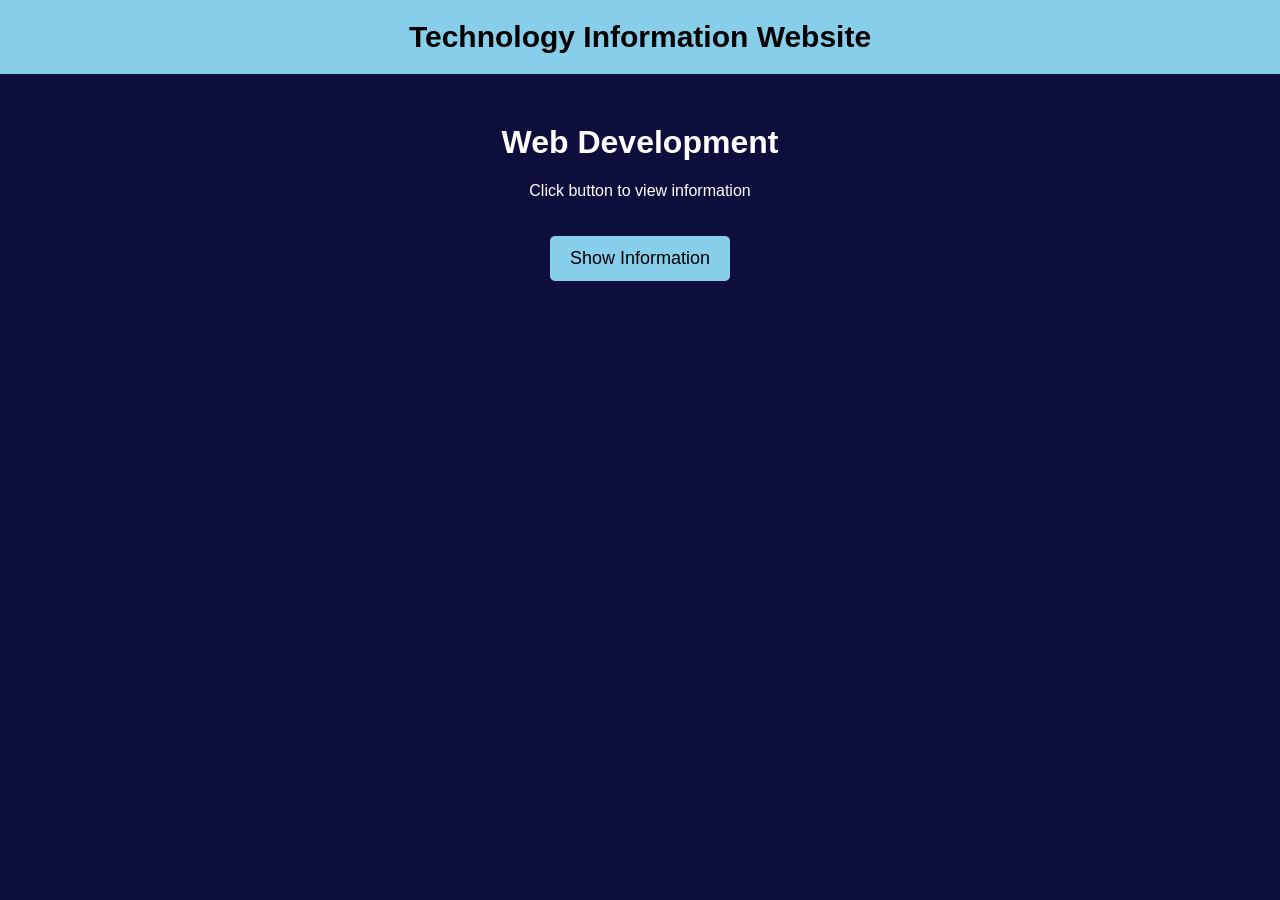
<file: WAD_LAB/4_A/jquery_2.html>
<!DOCTYPE html>
<html>

<head>

    <title>jQuery Information Website</title>

    <meta name="viewport"
    content="width=device-width, initial-scale=1">

    <!-- jQuery CDN -->

    <script src="https://code.jquery.com/jquery-3.7.1.min.js"></script>

    <!-- Internal CSS -->

    <style>

        body{
            margin:0;
            font-family:Arial;
            background-color:#0d0e3b;
            color:white;
            text-align:center;
        }

        .header{
            background-color:skyblue;
            color:black;
            padding:20px;
            font-size:30px;
            font-weight:bold;
        }

        .container{
            margin-top:50px;
        }

        .info-box{
            width:70%;
            margin:auto;
            background-color:#1f2d3d;
            padding:20px;
            border-radius:10px;
            display:none;
        }

        button{
            width:180px;
            height:45px;
            border:none;
            border-radius:5px;
            background-color:skyblue;
            font-size:18px;
            cursor:pointer;
            margin-top:20px;
        }

        button:hover{
            background-color:white;
        }

        @media(max-width:768px)
        {
            .info-box{
                width:90%;
            }
        }

    </style>

</head>

<body>

    <!-- Header -->

    <div class="header">

        Technology Information Website

    </div>

    <!-- Main Content -->

    <div class="container">

        <h1>Web Development</h1>

        <p>
            Click button to view information
        </p>

        <button id="btn">

            Show Information

        </button>

        <br><br>

        <div class="info-box">

            <h2>About Web Development</h2>

            <p>

                Web development is the process of creating
                websites using HTML, CSS, JavaScript and
                frameworks. It includes frontend and backend
                development.

            </p>

        </div>

    </div>

    <!-- jQuery -->

    <script>

        $(document).ready(function(){

            $("#btn").click(function(){

                $(".info-box").slideToggle();

            });

        });

    </script>

</body>

</html>
</file>
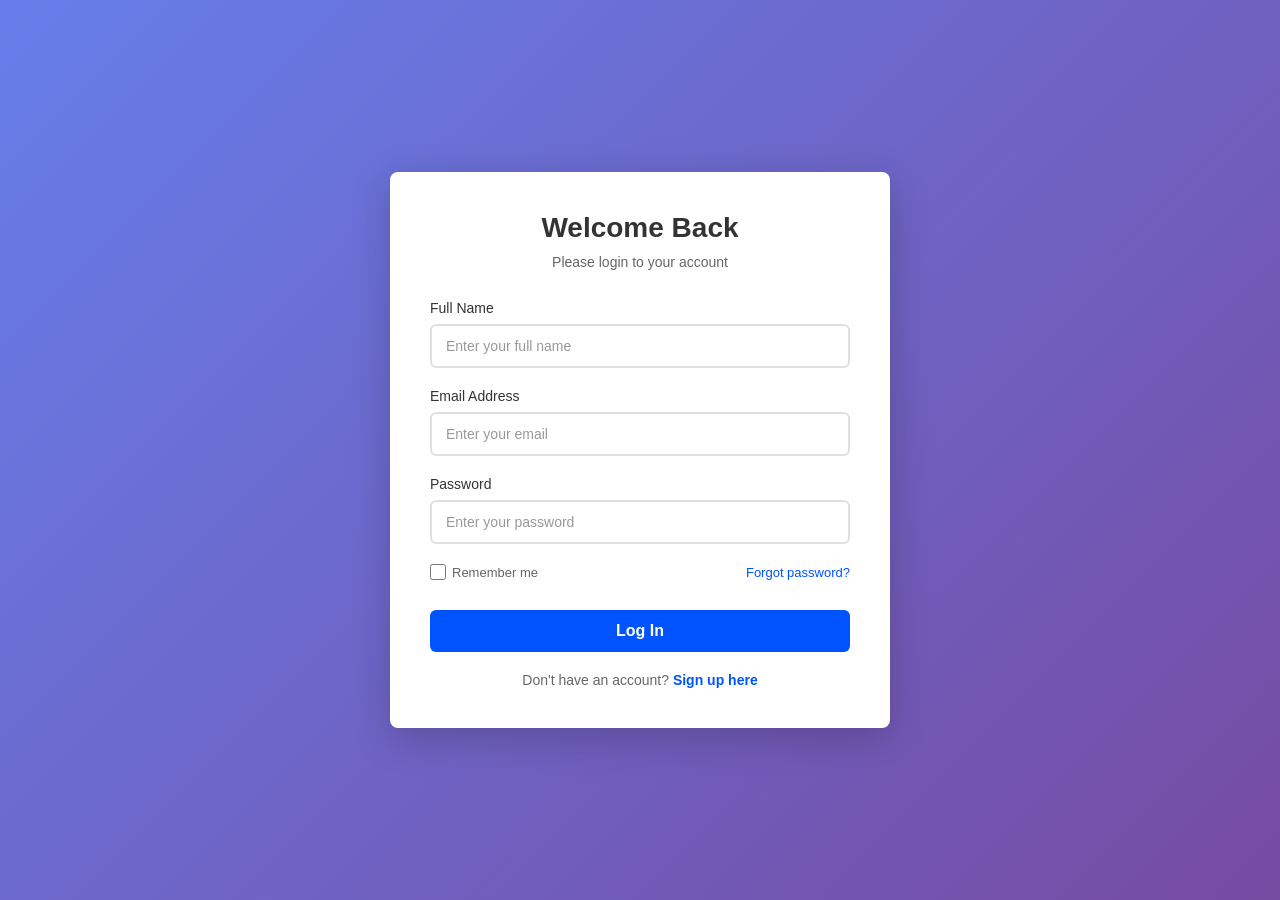
<file: WAD_LAB/Extra/LogIn.html>
<!DOCTYPE html>
<html lang="en">
<head>
    <meta charset="UTF-8">
    <meta name="viewport" content="width=device-width, initial-scale=1.0">
    <meta name="description" content="Secure login page">
    <title>Login - Your Website</title>
    <link rel="stylesheet" href="LogIn.css">
</head>
<body>
    <main class="login-container">
        <div class="login-box">
            <h1>Welcome Back</h1>
            <p class="subtitle">Please login to your account</p>
            
            <form class="login-form" method="POST" action="#" novalidate>
                
                <div class="form-group">
                    <label for="name">Full Name</label>
                    <input 
                        type="text" 
                        id="name" 
                        name="name" 
                        placeholder="Enter your full name"
                        required
                        aria-label="Full Name">
                </div>

                <div class="form-group">
                    <label for="email">Email Address</label>
                    <input 
                        type="email" 
                        id="email" 
                        name="email" 
                        placeholder="Enter your email"
                        required
                        aria-label="Email Address">
                </div>

                <div class="form-group">
                    <label for="password">Password</label>
                    <input 
                        type="password" 
                        id="password" 
                        name="password" 
                        placeholder="Enter your password"
                        required
                        aria-label="Password">
                </div>

                <div class="form-options">
                    <label class="remember-me">
                        <input type="checkbox" name="remember" aria-label="Remember me">
                        <span>Remember me</span>
                    </label>
                    <a href="#" class="forgot-password">Forgot password?</a>
                </div>
                <button type="button" class="btn-login" onclick="window.location.href='First.html'">Log In</button>
            </form>
            <p class="signup-link">
                Don't have an account? <a href="#">Sign up here</a>
            </p>
        </div>
    </main>
</body>
</html>
</file>
<file: WAD_LAB/Extra/LogIn.css>
/* Reset and Base Styles */
* {
    margin: 0;
    padding: 0;
    box-sizing: border-box;
}

:root {
    --primary-color: #0054ff;
    --primary-hover: #003eff;
    --bg-color: #f5f5f5;
    --card-bg: #ffffff;
    --text-primary: #333333;
    --text-secondary: #666666;
    --border-color: #e0e0e0;
    --border-radius: 8px;
    --transition: all 0.3s ease;
}

body {
    background: linear-gradient(135deg, #667eea 0%, #764ba2 100%);
    min-height: 100vh;
    display: flex;
    align-items: center;
    justify-content: center;
    font-family: 'Segoe UI', Tahoma, Geneva, Verdana, sans-serif;
    padding: 20px;
}

main {
    width: 100%;
    max-width: 500px;
}

/* Login Container */
.login-container {
    width: 100%;
}

.login-box {
    background: var(--card-bg);
    padding: 40px;
    border-radius: var(--border-radius);
    box-shadow: 0 10px 40px rgba(0, 0, 0, 0.2);
    animation: slideIn 0.5s ease-out;
}

@keyframes slideIn {
    from {
        opacity: 0;
        transform: translateY(-20px);
    }
    to {
        opacity: 1;
        transform: translateY(0);
    }
}

.login-box h1 {
    color: var(--text-primary);
    font-size: 28px;
    font-weight: 600;
    margin-bottom: 10px;
    text-align: center;
}

.subtitle {
    color: var(--text-secondary);
    text-align: center;
    margin-bottom: 30px;
    font-size: 14px;
}

/* Form Styles */
.login-form {
    display: flex;
    flex-direction: column;
    gap: 20px;
}

.form-group {
    display: flex;
    flex-direction: column;
    gap: 8px;
}

.form-group label {
    color: var(--text-primary);
    font-weight: 500;
    font-size: 14px;
}

.form-group input {
    padding: 12px 14px;
    border: 2px solid var(--border-color);
    border-radius: 6px;
    font-size: 14px;
    color: var(--text-primary);
    transition: var(--transition);
    font-family: inherit;
}

.form-group input:focus {
    outline: none;
    border-color: var(--primary-color);
    box-shadow: 0 0 0 3px rgba(0, 84, 255, 0.1);
}

.form-group input::placeholder {
    color: #999999;
}

/* Form Options */
.form-options {
    display: flex;
    justify-content: space-between;
    align-items: center;
    font-size: 13px;
}

.remember-me {
    display: flex;
    align-items: center;
    gap: 6px;
    cursor: pointer;
    color: var(--text-secondary);
}

.remember-me input[type="checkbox"] {
    cursor: pointer;
    width: 16px;
    height: 16px;
}

.forgot-password {
    color: var(--primary-color);
    text-decoration: none;
    transition: var(--transition);
}

.forgot-password:hover {
    color: var(--primary-hover);
    text-decoration: underline;
}

/* Login Button */
.btn-login {
    padding: 12px 20px;
    background-color: var(--primary-color);
    color: white;
    border: none;
    border-radius: 6px;
    font-size: 16px;
    font-weight: 600;
    cursor: pointer;
    transition: var(--transition);
    margin-top: 10px;
}

.btn-login:hover {
    background-color: var(--primary-hover);
    transform: translateY(-2px);
    box-shadow: 0 5px 20px rgba(0, 84, 255, 0.3);
}

.btn-login:active {
    transform: translateY(0);
}

.btn-login:focus {
    outline: none;
    box-shadow: 0 0 0 3px rgba(0, 84, 255, 0.3);
}

/* Sign Up Link */
.signup-link {
    text-align: center;
    color: var(--text-secondary);
    font-size: 14px;
    margin-top: 20px;
}

.signup-link a {
    color: var(--primary-color);
    text-decoration: none;
    font-weight: 600;
    transition: var(--transition);
}

.signup-link a:hover {
    color: var(--primary-hover);
    text-decoration: underline;
}

/* Responsive Design */
@media (max-width: 600px) {
    .login-box {
        padding: 30px 20px;
    }

    .login-box h1 {
        font-size: 24px;
    }

    .form-options {
        flex-direction: column;
        gap: 12px;
        align-items: flex-start;
    }
}
</file>
